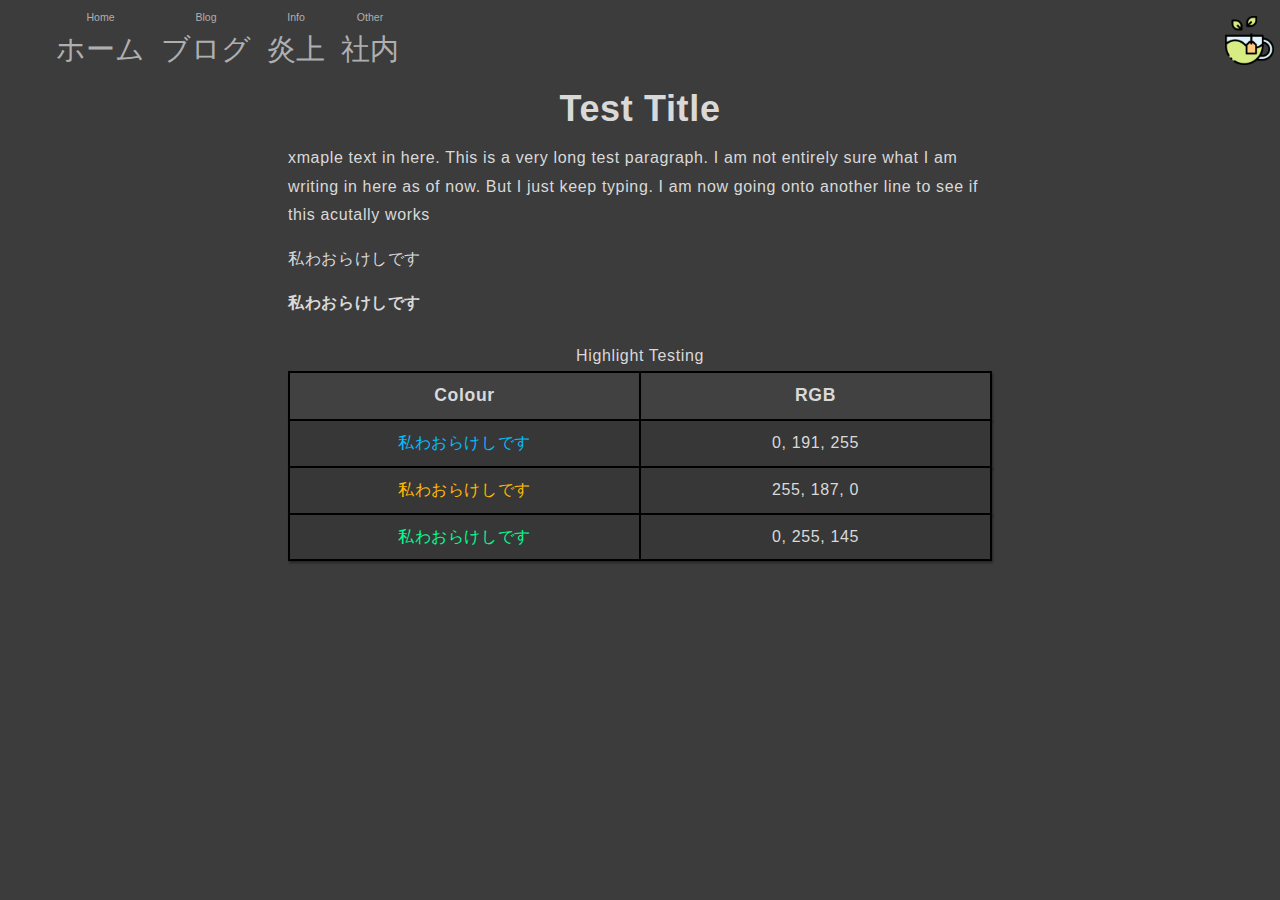
<file: index.html>
<!DOCTYPE html><html lang="en"><head><meta charset="UTF-8"><meta name="viewport" content="width=device-width, initial-scale=1.0"><title>Home</title><link rel="stylesheet" href="css/main.87933acd.css"><link rel="icon" href="img/orakeshi-icon.05c1a654.png"></head><body><nav class="navbar"><img class="navbar-logo" src="img/orakeshi-icon.05c1a654.png"><ul class="navbar-list"><li class="navbar-list-item"><a class="navbar-link-eng">Home</a><br><a class="navbar-link-jp" href="/index.html">ホーム</a></li><li class="navbar-list-item"><a class="navbar-link-eng">Blog</a><br><a class="navbar-link-jp" href="/learning/kana/index.html">ブログ</a></li><li class="navbar-list-item"><a class="navbar-link-eng">Info</a><br><a class="navbar-link-jp" href="">炎上</a></li><li class="navbar-list-item"><a class="navbar-link-eng">Other</a><br><a class="navbar-link-jp" href="">社内</a></li></ul></nav><main class="container"><h1 class="page-title">Test Title</h1><p>xmaple text in here. This is a very long test paragraph. I am not entirely sure what I am writing in here as of now. But I just keep typing.
I am now going onto another line to see if this acutally works</p><p>私わおらけしです</p><p class="bold">私わおらけしです</p><table><caption class="centre">Highlight Testing<thead><tr><th class="centre">Colour</th><th class="centre">RGB</th></tr></thead><tbody><tr><td class="centre highlight-blue">私わおらけしです</td><td class="centre">0, 191, 255</td></tr><tr><td class="centre highlight-orange">私わおらけしです</td><td class="centre">255, 187, 0</td></tr><tr><td class="centre highlight-green">私わおらけしです</td><td class="centre">0, 255, 145</td></tr></tbody></caption></table><!-- Placeholder for page-specific content--></main><!-- Include common footer and scripts--><script src="js/page.0c167cea.js"></script><!-- Placeholder for page-specific scripts--></body></html>
</file>
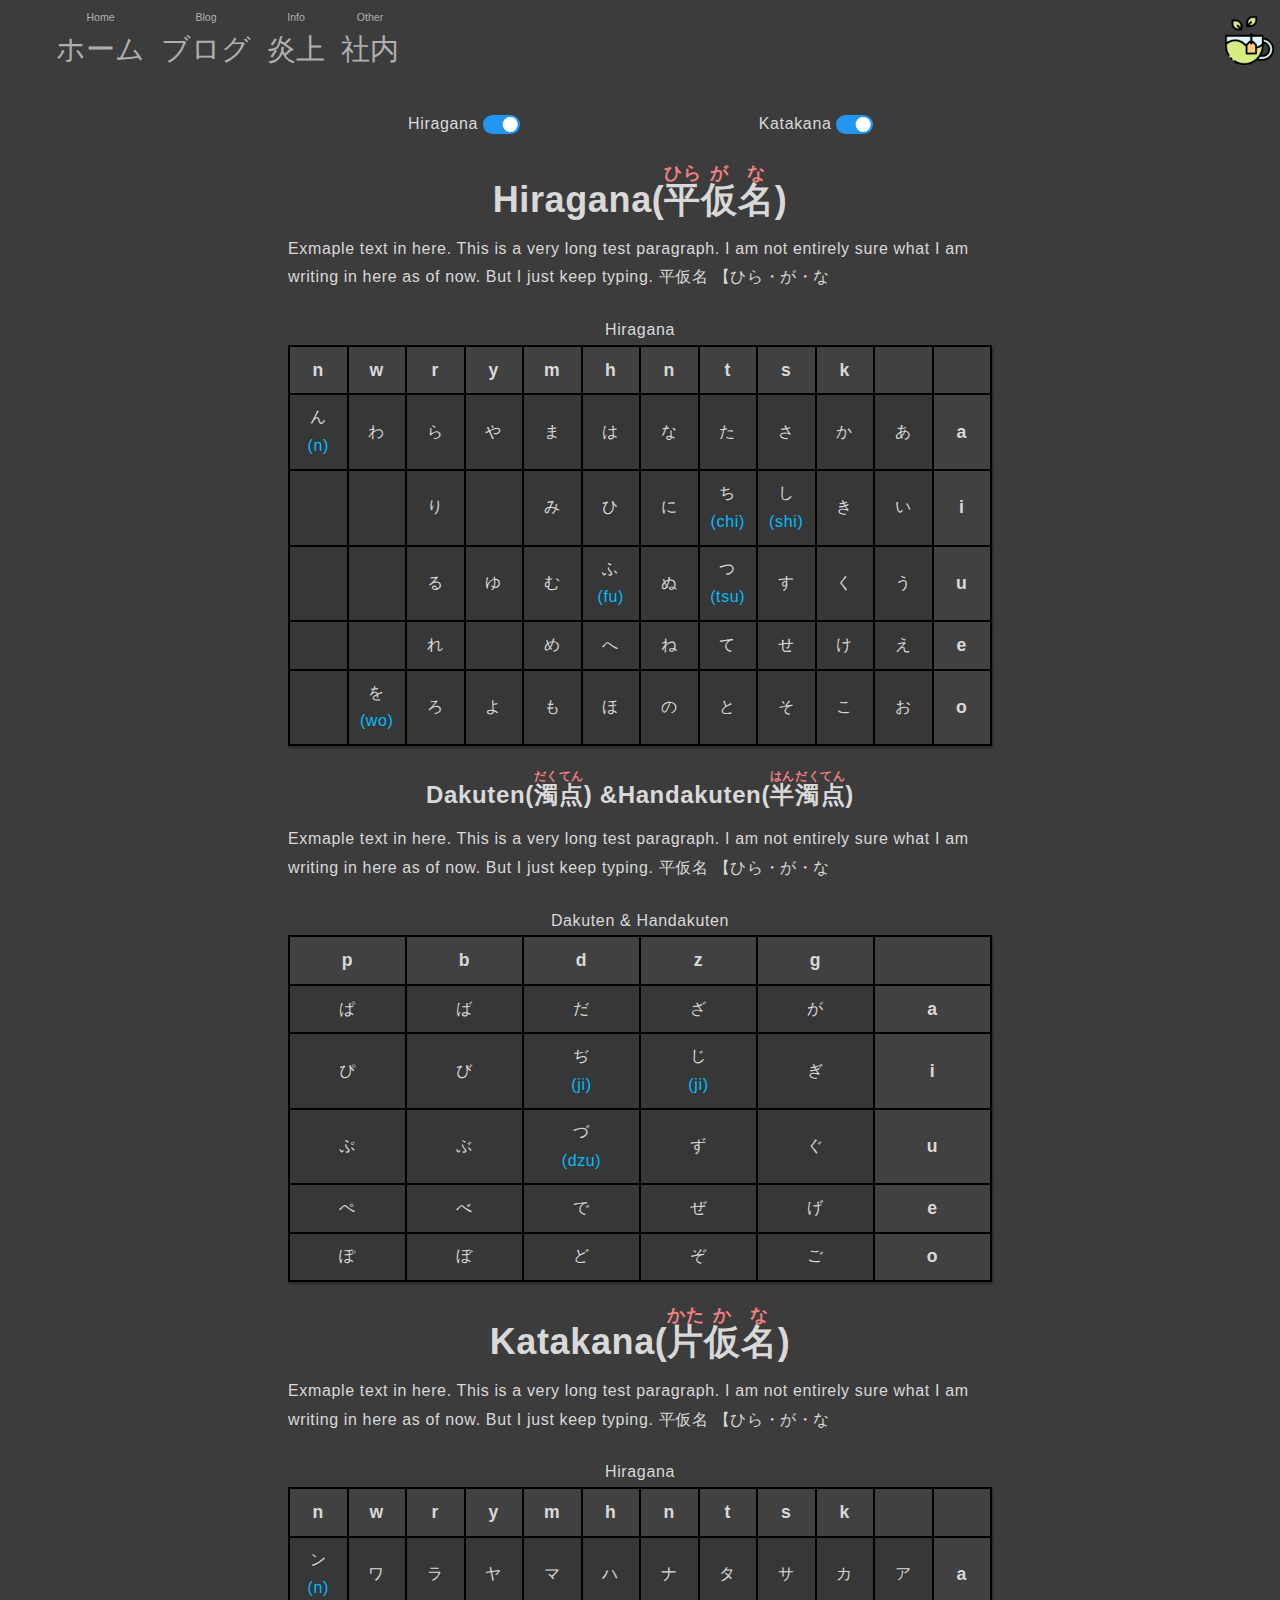
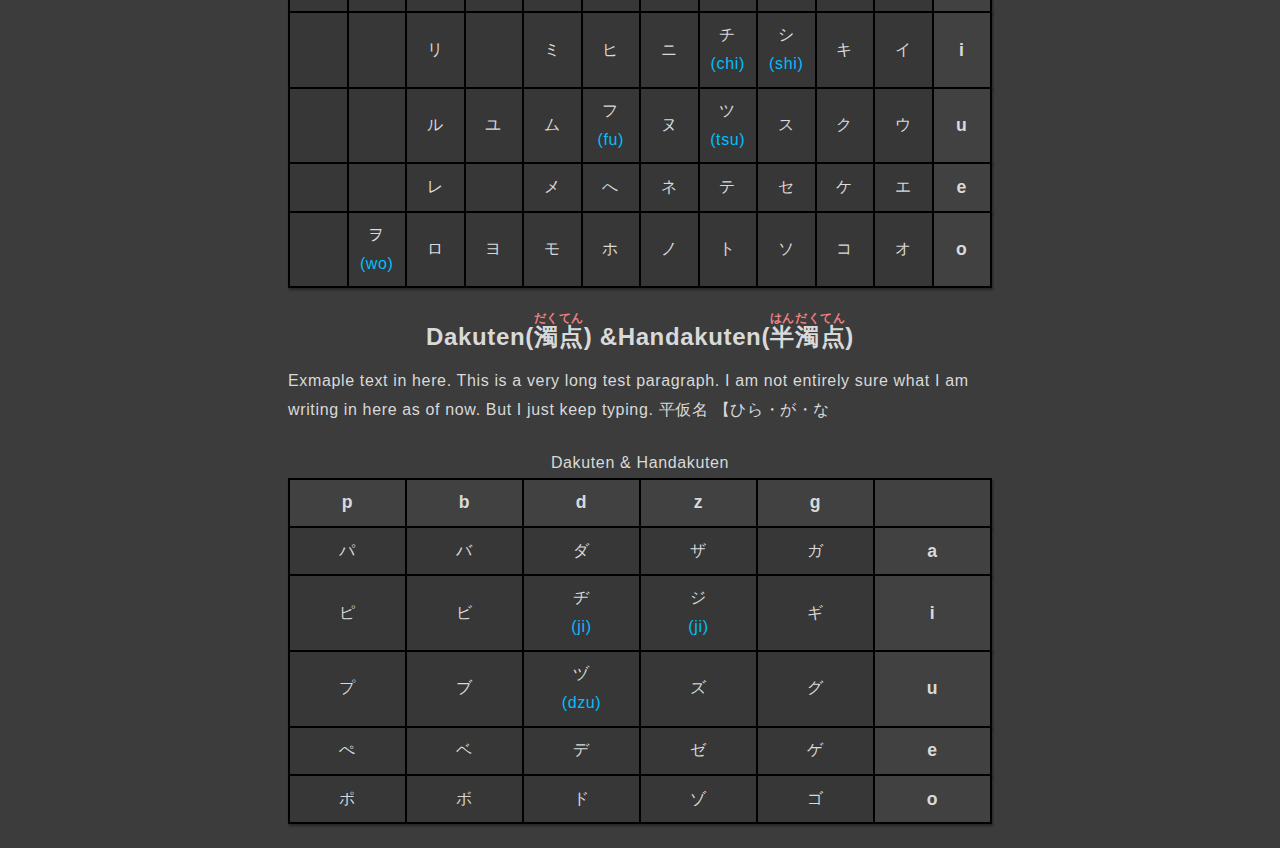
<file: learning/kana/index.html>
<!DOCTYPE html><html lang="en"><head><meta charset="UTF-8"><meta name="viewport" content="width=device-width, initial-scale=1.0"><title>Kana</title><link rel="stylesheet" href="../../css/main.87933acd.css"><link rel="icon" href="../../img/orakeshi-icon.05c1a654.png"></head><body><nav class="navbar"><img class="navbar-logo" src="../../img/orakeshi-icon.05c1a654.png"><ul class="navbar-list"><li class="navbar-list-item"><a class="navbar-link-eng">Home</a><br><a class="navbar-link-jp" href="/index.html">ホーム</a></li><li class="navbar-list-item"><a class="navbar-link-eng">Blog</a><br><a class="navbar-link-jp" href="/learning/kana/index.html">ブログ</a></li><li class="navbar-list-item"><a class="navbar-link-eng">Info</a><br><a class="navbar-link-jp" href="">炎上</a></li><li class="navbar-list-item"><a class="navbar-link-eng">Other</a><br><a class="navbar-link-jp" href="">社内</a></li></ul></nav><main class="container"><div class="toggle-container"><div class="toggle-parent"><p class="toggle-text">Hiragana</p><label class="switch"><input type="checkbox" id="hiragana-box" checked="true"><span class="slider round"></span></label></div><script>document.addEventListener('DOMContentLoaded', function() {
    var toggleElement = document.getElementById('hiragana-box');
    var elementToHide = document.getElementById('hiragana-chart');

    toggleElement.addEventListener('change', function() {
        // Check if the checkbox is checked
        if (this.checked) {
            console.log('Checkbox is checked');
            elementToHide.style.display = 'block';
            
        } else {
            console.log('Checkbox is not checked');
            elementToHide.style.display = 'none';
        }
    });
});</script><div class="toggle-parent"><p class="toggle-text">Katakana</p><label class="switch"><input type="checkbox" id="katakana-box" checked="true"><span class="slider round"></span></label></div><script>document.addEventListener('DOMContentLoaded', function() {
    var toggleElement = document.getElementById('katakana-box');
    var elementToHide = document.getElementById('katakana-chart');

    toggleElement.addEventListener('change', function() {
        // Check if the checkbox is checked
        if (this.checked) {
            console.log('Checkbox is checked');
            elementToHide.style.display = 'block';
            
        } else {
            console.log('Checkbox is not checked');
            elementToHide.style.display = 'none';
        }
    });
});</script></div><div id="hiragana-chart"><div id="hiragana-container"><h1 class="page-title">Hiragana(<ruby class="japanese-text">平<rt class="furigana">ひら</rt></ruby><ruby class="japanese-text">仮<rt class="furigana">が</rt></ruby><ruby class="japanese-text">名<rt class="furigana">な</rt></ruby>)</h1><p>Exmaple text in here. This is a very long test paragraph. I am not entirely sure what I am writing in here as of now. But I just keep typing.
平仮名 【ひら・が・な</p><div id="hiragana-table"><table><caption class="centre">Hiragana</caption><thead><tr><th class="centre">n</th><th class="centre">w</th><th class="centre">r</th><th class="centre">y</th><th class="centre">m</th><th class="centre">h</th><th class="centre">n</th><th class="centre">t</th><th class="centre">s</th><th class="centre">k</th><th class="centre">&nbsp;</th><th class="centre">&nbsp;</th></tr></thead><tbody><tr class="kana-table"><td class="centre"> ん<br><span class="highlight-blue">(n)</span></td><td class="centre">わ</td><td class="centre">ら</td><td class="centre">や</td><td class="centre">ま</td><td class="centre">は</td><td class="centre">な</td><td class="centre">た</td><td class="centre">さ</td><td class="centre">か</td><td class="centre">あ</td><th class="centre">a</th></tr><tr class="kana-table"><td class="centre">&nbsp;</td><td class="centre">&nbsp;</td><td class="centre">り</td><td class="centre">&nbsp;</td><td class="centre">み</td><td class="centre">ひ</td><td class="centre">に</td><td class="centre"> ち<br><span class="highlight-blue">(chi)</span></td><td class="centre"> し<br><span class="highlight-blue">(shi)</span></td><td class="centre">き</td><td class="centre">い</td><th class="centre">i</th></tr><tr class="kana-table"> <td class="centre">&nbsp;</td><td class="centre">&nbsp;</td><td class="centre">る</td><td class="centre">ゆ</td><td class="centre">む</td><td class="centre"> ふ<br><span class="highlight-blue">(fu)</span></td><td class="centre">ぬ</td><td class="centre"> つ<br><span class="highlight-blue">(tsu)</span></td><td class="centre">す</td><td class="centre">く</td><td class="centre">う</td><th class="centre">u</th></tr><tr class="kana-table"> <td class="centre">&nbsp;</td><td class="centre">&nbsp;</td><td class="centre">れ</td><td class="centre">&nbsp;</td><td class="centre">め</td><td class="centre">へ</td><td class="centre">ね</td><td class="centre">て</td><td class="centre">せ</td><td class="centre">け</td><td class="centre">え</td><th class="centre">e</th></tr><tr class="kana-table"> <td class="centre">&nbsp;</td><td class="centre"> を<br><span class="highlight-blue">(wo)</span></td><td class="centre">ろ</td><td class="centre">よ</td><td class="centre">も</td><td class="centre">ほ</td><td class="centre">の</td><td class="centre">と</td><td class="centre">そ</td><td class="centre">こ</td><td class="centre">お</td><th class="centre">o</th></tr></tbody></table></div><div id="hiragana-extra-container"><h2 class="page-subtitle">Dakuten(<ruby class="japanese-text">濁<rt class="furigana">だく</rt></ruby><ruby class="japanese-text">点<rt class="furigana">てん</rt></ruby>) &Handakuten(<ruby class="japanese-text">半<rt class="furigana">はん</rt></ruby><ruby class="japanese-text">濁<rt class="furigana">だく</rt></ruby><ruby class="japanese-text">点<rt class="furigana">てん</rt></ruby>)</h2><p>Exmaple text in here. This is a very long test paragraph. I am not entirely sure what I am writing in here as of now. But I just keep typing.
平仮名 【ひら・が・な</p></div><div id="hiragana-dakuten"><table><caption class="centre">Dakuten & Handakuten </caption><thead><tr class="kana-table"><th class="centre">p </th><th class="centre">b </th><th class="centre">d </th><th class="centre">z </th><th class="centre">g </th><th class="centre">&nbsp; </th></tr></thead><tbody><tr class="kana-table"><td class="centre">ぱ</td><td class="centre">ば</td><td class="centre">だ</td><td class="centre">ざ</td><td class="centre">が</td><th class="centre">a </th></tr><tr class="kana-table"><td class="centre">ぴ</td><td class="centre">び</td><td class="centre">ぢ<br><span class="highlight-blue">(ji)</span></td><td class="centre">じ<br><span class="highlight-blue">(ji)</span></td><td class="centre">ぎ</td><th class="centre">i </th></tr><tr class="kana-table"><td class="centre">ぷ</td><td class="centre">ぶ</td><td class="centre">づ<br><span class="highlight-blue">(dzu)</span></td><td class="centre">ず</td><td class="centre">ぐ</td><th class="centre">u </th></tr><tr class="kana-table"><td class="centre">ぺ</td><td class="centre">べ</td><td class="centre">で</td><td class="centre">ぜ</td><td class="centre">げ</td><th class="centre">e </th></tr><tr class="kana-table"><td class="centre">ぽ</td><td class="centre">ぼ</td><td class="centre">ど</td><td class="centre">ぞ</td><td class="centre">ご</td><th class="centre">o</th></tr></tbody></table></div></div></div><div id="katakana-chart"><div id="katakana-container"><h1 class="page-title">Katakana(<ruby class="japanese-text">片<rt class="furigana">かた</rt></ruby><ruby class="japanese-text">仮<rt class="furigana">か</rt></ruby><ruby class="japanese-text">名<rt class="furigana">な</rt></ruby>)</h1><p>Exmaple text in here. This is a very long test paragraph. I am not entirely sure what I am writing in here as of now. But I just keep typing.
平仮名 【ひら・が・な</p><div id="katakana-table"><table><caption class="centre">Hiragana</caption><thead><tr><th class="centre">n</th><th class="centre">w</th><th class="centre">r</th><th class="centre">y</th><th class="centre">m</th><th class="centre">h</th><th class="centre">n</th><th class="centre">t</th><th class="centre">s</th><th class="centre">k</th><th class="centre">&nbsp;</th><th class="centre">&nbsp;</th></tr></thead><tbody><tr class="kana-table"><td class="centre"> ン<br><span class="highlight-blue">(n)</span></td><td class="centre">ワ</td><td class="centre">ラ</td><td class="centre">ヤ</td><td class="centre">マ</td><td class="centre">ハ</td><td class="centre">ナ</td><td class="centre">タ</td><td class="centre">サ</td><td class="centre">カ</td><td class="centre">ア</td><th class="centre">a</th></tr><tr class="kana-table"><td class="centre">&nbsp;</td><td class="centre">&nbsp;</td><td class="centre">リ</td><td class="centre">&nbsp;</td><td class="centre">ミ</td><td class="centre">ヒ</td><td class="centre">ニ</td><td class="centre"> チ<br><span class="highlight-blue">(chi)</span></td><td class="centre"> シ<br><span class="highlight-blue">(shi)</span></td><td class="centre">キ</td><td class="centre">イ</td><th class="centre">i</th></tr><tr class="kana-table"> <td class="centre">&nbsp;</td><td class="centre">&nbsp;</td><td class="centre">ル</td><td class="centre">ユ</td><td class="centre">ム</td><td class="centre"> フ<br><span class="highlight-blue">(fu)</span></td><td class="centre">ヌ</td><td class="centre"> ツ<br><span class="highlight-blue">(tsu)</span></td><td class="centre">ス</td><td class="centre">ク</td><td class="centre">ウ</td><th class="centre">u</th></tr><tr class="kana-table"> <td class="centre">&nbsp;</td><td class="centre">&nbsp;</td><td class="centre">レ</td><td class="centre">&nbsp;</td><td class="centre">メ</td><td class="centre">へ</td><td class="centre">ネ</td><td class="centre">テ</td><td class="centre">セ</td><td class="centre">ケ</td><td class="centre">エ</td><th class="centre">e</th></tr><tr class="kana-table"> <td class="centre">&nbsp;</td><td class="centre"> ヲ<br><span class="highlight-blue">(wo)</span></td><td class="centre">ロ</td><td class="centre">ヨ</td><td class="centre">モ</td><td class="centre">ホ</td><td class="centre">ノ</td><td class="centre">ト</td><td class="centre">ソ</td><td class="centre">コ</td><td class="centre">オ</td><th class="centre">o</th></tr></tbody></table></div><div id="katakana-extra-container"><h2 class="page-subtitle">Dakuten(<ruby class="japanese-text">濁<rt class="furigana">だく</rt></ruby><ruby class="japanese-text">点<rt class="furigana">てん</rt></ruby>) &Handakuten(<ruby class="japanese-text">半<rt class="furigana">はん</rt></ruby><ruby class="japanese-text">濁<rt class="furigana">だく</rt></ruby><ruby class="japanese-text">点<rt class="furigana">てん</rt></ruby>)</h2><p>Exmaple text in here. This is a very long test paragraph. I am not entirely sure what I am writing in here as of now. But I just keep typing.
平仮名 【ひら・が・な</p></div><div id="katakana-dakuten"><table><caption class="centre">Dakuten & Handakuten </caption><thead><tr class="kana-table"><th class="centre">p </th><th class="centre">b </th><th class="centre">d </th><th class="centre">z </th><th class="centre">g </th><th class="centre">&nbsp; </th></tr></thead><tbody><tr class="kana-table"><td class="centre">パ</td><td class="centre">バ</td><td class="centre">ダ</td><td class="centre">ザ</td><td class="centre">ガ</td><th class="centre">a </th></tr><tr class="kana-table"><td class="centre">ピ</td><td class="centre">ビ</td><td class="centre">ヂ<br><span class="highlight-blue">(ji)</span></td><td class="centre">ジ<br><span class="highlight-blue">(ji)</span></td><td class="centre">ギ</td><th class="centre">i </th></tr><tr class="kana-table"><td class="centre">プ</td><td class="centre">ブ</td><td class="centre">ヅ<br><span class="highlight-blue">(dzu)</span></td><td class="centre">ズ</td><td class="centre">グ</td><th class="centre">u </th></tr><tr class="kana-table"><td class="centre">ぺ</td><td class="centre">ベ</td><td class="centre">デ</td><td class="centre">ゼ</td><td class="centre">ゲ</td><th class="centre">e </th></tr><tr class="kana-table"><td class="centre">ポ</td><td class="centre">ボ</td><td class="centre">ド</td><td class="centre">ゾ</td><td class="centre">ゴ</td><th class="centre">o</th></tr></tbody></table></div></div></div><!-- Placeholder for page-specific content--></main><!-- Include common footer and scripts--><script src="../../js/page.0c167cea.js"></script><!-- Placeholder for page-specific scripts--></body></html>
</file>
<file: css/main.87933acd.css>
@charset "UTF-8";
/* Text */
/* Universal */
/* Responsive Screens */
/* Reset default browser styles */
body, h1, h2, h3, p, ul, ol, li {
  margin: 0;
  padding: 0;
  font-family: "Libre Franklin", "Helvetica Neue", helvetica, arial, sans-serif;
}

/* Set a default font family and size */
body {
  font-family: Arial, sans-serif;
  background-color: rgb(60, 60, 60);
  color: rgb(217, 217, 217);
}

div {
  width: 100%;
}

/* Style for headings */
h1 {
  font-size: 36px;
  margin-bottom: 20px;
  margin-top: 10px;
}

h2 {
  font-size: 24px;
  margin-bottom: 15px;
}

h3 {
  font-size: 18px;
  margin-bottom: 10px;
}

/* Basic styling for paragraphs */
p {
  margin-block-end: 15px;
  margin-block-start: 15px;
}

/* Style for links */
a {
  color: rgb(175, 175, 175);
  text-decoration: none;
}
a:hover {
  color: rgb(232, 232, 232);
  text-decoration: underline; /* Underline links on hover */
}

/* Style for lists */
ul, ol {
  margin-bottom: 15px;
}

/* Style for list items */
li {
  margin-bottom: 5px;
}

/* Add a border to images */
img {
  max-width: 100%; /* Make images responsive */
}

/* Optional: Add some basic styling to the table */
table {
  border-collapse: collapse;
  width: 100%;
  background-color: rgb(53, 53, 53);
  margin: 1.5em auto;
  table-layout: fixed;
  display: table;
}

th, td {
  border: 2px solid black;
  text-align: left;
  padding-top: 0.5em;
  padding-bottom: 0.5em;
  display: table-cell;
}

tr {
  box-shadow: 1px 2px 2px 1px rgba(0, 0, 0, 0.12), 1px 2px 2px 1px rgba(0, 0, 0, 0.24);
}

td {
  background-color: rgb(55, 55, 55);
  font-size: 1em;
}

th {
  border: 0.125em solid rgb(0, 0, 0);
  background-color: rgb(65, 65, 65);
  font-size: 1.1em;
  font-weight: 400;
  box-shadow: none;
  font-weight: bold;
}

table td:nth-of-type(1), th:nth-of-type(1) {
  min-width: auto;
}

.centre {
  text-align: center;
}

.page-title {
  text-align: center;
}

.page-subtitle {
  text-align: center;
}

.container {
  max-width: 44em;
  margin: 20px auto;
  padding: 0 1.5rem;
  letter-spacing: 0.04em;
  line-height: 1.8em;
}

@media only screen and (max-width: 600px) {
  body {
    font-size: 16px;
  }
  .container {
    padding: 0 10px; /* Reduce padding on smaller screens */
  }
  .kana-table {
    font-size: 12px;
    text-size-adjust: 100%;
  }
}
/* Medium screens (tablets) */
@media only screen and (min-width: 601px) {
  body {
    font-size: 16px;
  }
  .navbar-list {
    padding-inline-start: 40px;
  }
}
/* Large screens (desktops) */
@media only screen and (min-width: 1024px) {
  body {
    font-size: 16px;
  }
}
/* Basic styling for buttons */
.button {
  display: inline-block;
  padding: 10px 20px;
  background-color: #007bff;
  color: #fff;
  border: none;
  border-radius: 4px;
  cursor: pointer;
}
.button:hover {
  background-color: #0056b3; /* Darker blue on hover */
}

.navbar {
  display: block;
  width: 100%;
  margin-bottom: 10px;
}

.navbar-logo {
  float: right;
  margin-top: 1em;
  margin-right: 0.4em;
  width: auto;
  height: 49px;
  padding: 0;
  display: block;
  margin-left: auto;
}

.navbar-list {
  font-family: "Noto Sans", "Noto Sans CJK JP", "ヒラギノ角ゴ ProN", "Hiragino Kaku Gothic ProN", "游ゴシック", "游ゴシック体", YuGothic, "Yu Gothic", "メイリオ", Meiryo, "ＭＳ ゴシック", "MS Gothic", HiraKakuProN-W3, "TakaoExゴシック", TakaoExGothic, "MotoyaLCedar", "Droid Sans Japanese", sans-serif;
}

.navbar-list-item {
  text-align: center;
  line-height: 2em;
  display: inline-block;
  margin-left: 1em;
}

.navbar-link-eng {
  cursor: context-menu;
  font-weight: 100;
  font-size: 0.66em;
}

.navbar-link-jp {
  font-weight: 100;
  font-size: 1.8rem;
}

.bold {
  font-weight: bolder;
}

.highlight-green {
  color: #00ff91;
}

.highlight-orange {
  color: #ffbb00;
}

.highlight-blue {
  color: #00bfff;
}

.highlight-red {
  color: #ef8080;
}

.highlight-purple {
  color: #b280ef;
}

.fill-purple {
  border: 3px solid #b280ef;
}

.toggle-container {
  display: flex;
  flex-direction: row;
}

.toggle-parent {
  display: flex;
  justify-content: center;
  align-items: center; /* Center items horizontally */
}

.toggle-text {
  position: relative;
  display: inline-block;
  text-align: center;
}

.switch {
  margin-left: 5px;
  position: relative;
  display: inline-block;
  width: 2.3em;
  height: 1.2em;
  text-align: center;
}

.switch input {
  opacity: 0;
  width: 0;
  height: 0;
}

.slider {
  position: absolute;
  cursor: pointer;
  top: 0;
  left: 0;
  right: 0;
  bottom: 0;
  background-color: #ccc;
  -webkit-transition: 0.4s;
  transition: 0.4s;
}
.slider:before {
  position: absolute;
  content: "";
  height: 80%;
  width: 40%;
  left: 5%;
  bottom: 10%;
  background-color: white;
  -webkit-transition: 0.4s;
  transition: 0.4s;
}

input:checked + .slider {
  background-color: #2196F3;
}
input:focus + .slider {
  box-shadow: 0 0 1px #2196F3;
}
input:checked + .slider:before {
  -webkit-transform: translateX(120%);
  -ms-transform: translateX(120%);
  transform: translateX(120%);
}

/* Rounded sliders */
.slider.round {
  border-radius: 34px;
}
.slider.round:before {
  border-radius: 50%;
}

/* Text */
/* Universal */
/* Responsive Screens */
.furigana {
  color: #ef8080;
}
</file>
